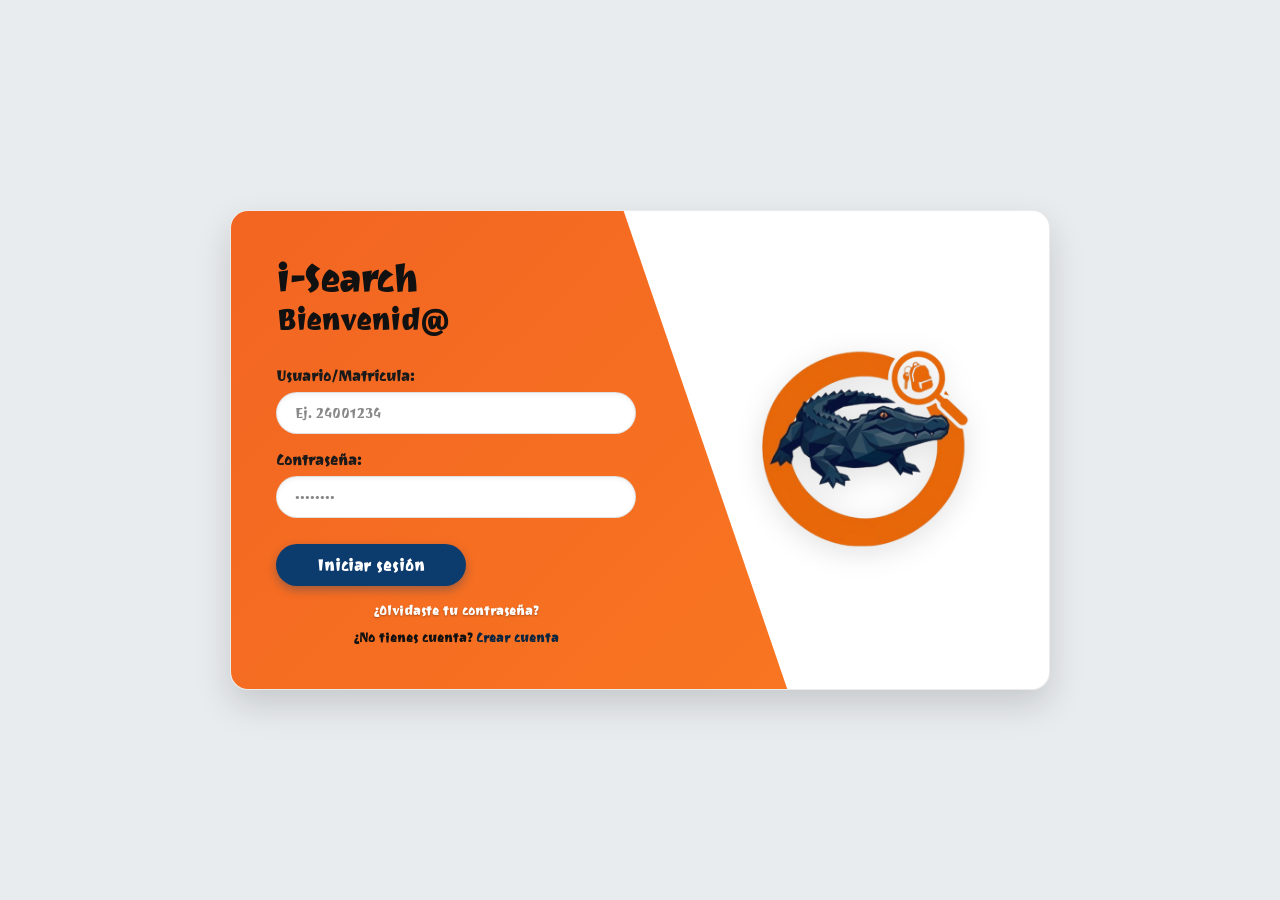
<file: index.html>
<!DOCTYPE html>
<html lang="es">
<head>
  <meta charset="UTF-8">
  <meta name="viewport" content="width=device-width, initial-scale=1.0">
  <title>i-Search - Iniciar Sesión | UTL</title>
  <link rel="icon" type="image/png" href="imagenes/Logo-Isearch.png">
  <link rel="preconnect" href="https://fonts.googleapis.com">
  <link rel="preconnect" href="https://fonts.gstatic.com" crossorigin>
  <link href="https://fonts.googleapis.com/css2?family=Joti+One&display=swap" rel="stylesheet">
  <link rel="stylesheet" href="css/style.css">
</head>
<body>

  <main class="contenedor">

    <section class="izq">
      <h1 class="brand">i-Search</h1>
      <h2 class="welcomet">Bienvenid@</h2>

      <form id="login" action="inicio.html">
        <div class="campo">
          <label for="usuario">Usuario/Matrícula:</label>
          <input 
            type="text" 
            id="usuario" 
            name="usuario" 
            class="input" 
            placeholder="Ej. 24001234" 
            autocomplete="username"
            required
          >
        </div>

        <div class="campo">
          <label for="password">Contraseña:</label>
          <input 
            type="password" 
            id="password" 
            name="password" 
            class="input" 
            placeholder="••••••••" 
            autocomplete="current-password"
            required
          >
        </div>

        <button type="submit" class="btn">
          Iniciar sesión
        </button>

        <div class="links">
          <a href="#" class="link">¿Olvidaste tu contraseña?</a>
          <p class="prompt">¿No tienes cuenta? <a href="registro.html">Crear cuenta</a></p>
        </div>
      </form>
    </section>

    <section class="der" aria-label="Identidad institucional UTL">
      <div class="logo-box">
        <img src="imagenes/Logo-Isearch.png" alt="Logotipo i-Search UTL" class="logo">
      </div>
    </section>

  </main>

</body>
</html>
</file>
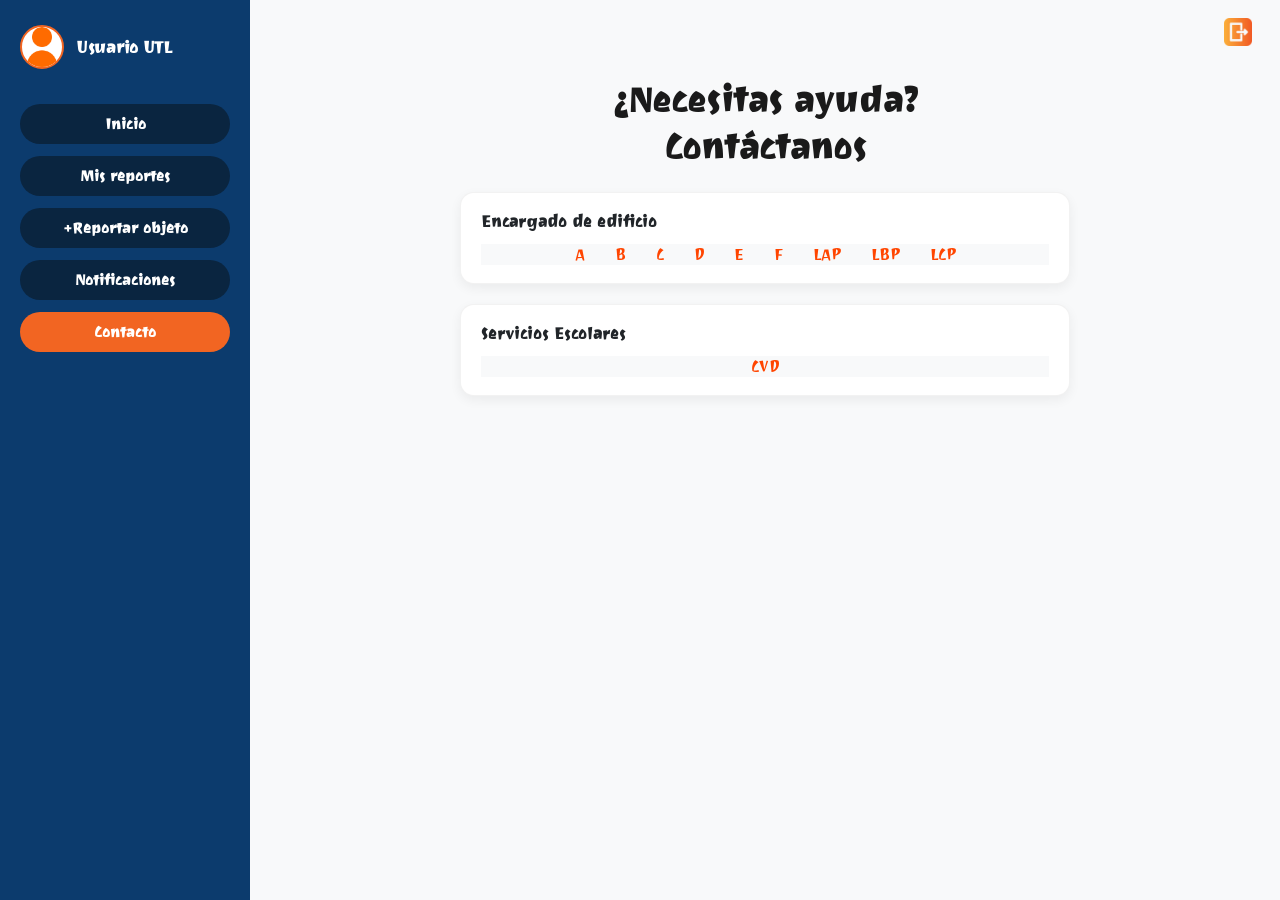
<file: contacto.html>
<!DOCTYPE html>
<html lang="es">
<head>
  <meta charset="UTF-8">
  <meta name="viewport" content="width=device-width, initial-scale=1.0">
  <title>i-Search - Inicio | UTL</title>
  <link rel="icon" type="image/png" href="imagenes/Logo-Isearch.png">
  <link rel="preconnect" href="https://fonts.googleapis.com">
  <link rel="preconnect" href="https://fonts.gstatic.com" crossorigin>
  <link href="https://fonts.googleapis.com/css2?family=Joti+One&display=swap" rel="stylesheet">
  <link rel="stylesheet" href="css/style.css">
</head>
<body class="app">

  <div class="layout">

    <aside class="sidebar">
      <div class="user">
        <div class="avatar">
          <img src="imagenes/user.png" alt="Avatar de usuario">
        </div>
        <span class="username">Usuario UTL</span>
      </div>

      <nav class="nav">
        <a href="inicio.html" class="nav-item">Inicio</a>
        <a href="mis-reportes.html" class="nav-item">Mis reportes</a>
        <a href="reportar.html" class="nav-item">+Reportar objeto</a>
        <a href="notificaciones.html" class="nav-item">Notificaciones</a>
        <a href="contacto.html" class="nav-item activo">Contacto</a>
      </nav>
    </aside>

    <main class="main">
      <header class="top">
        <a href="index.html" class="logout" title="Cerrar sesión">
          <img src="imagenes/cerrar-sesion.png" alt="Cerrar sesión">
        </a>
      </header>

      <section class="feed">
        <h1 class="feed-t">¿Necesitas ayuda? <br>Contáctanos</h1>
        <div class="cards">
            <div class="card">
                <h4>Encargado de edificio</h4>
                <ul class="row">
                    <li><a href="">A</a></li>
                    <li><a href="">B</a></li>
                    <li><a href="">C</a></li>
                    <li><a href="">D</a></li>
                    <li><a href="">E</a></li>
                    <li><a href="">F</a></li>
                    <li><a href="">LAP</a></li>
                    <li><a href="">LBP</a></li>
                    <li><a href="">LCP</a></li>
                </ul>
            </div>
            <div class="card">
                <h4>Servicios Escolares</h4>
                <ul class="row">
                    <li><a href="">CVD</a></li>
                </ul>
            </div>
        </div>
      </section>
    </main>

  </div>

</body>
</html>
</file>
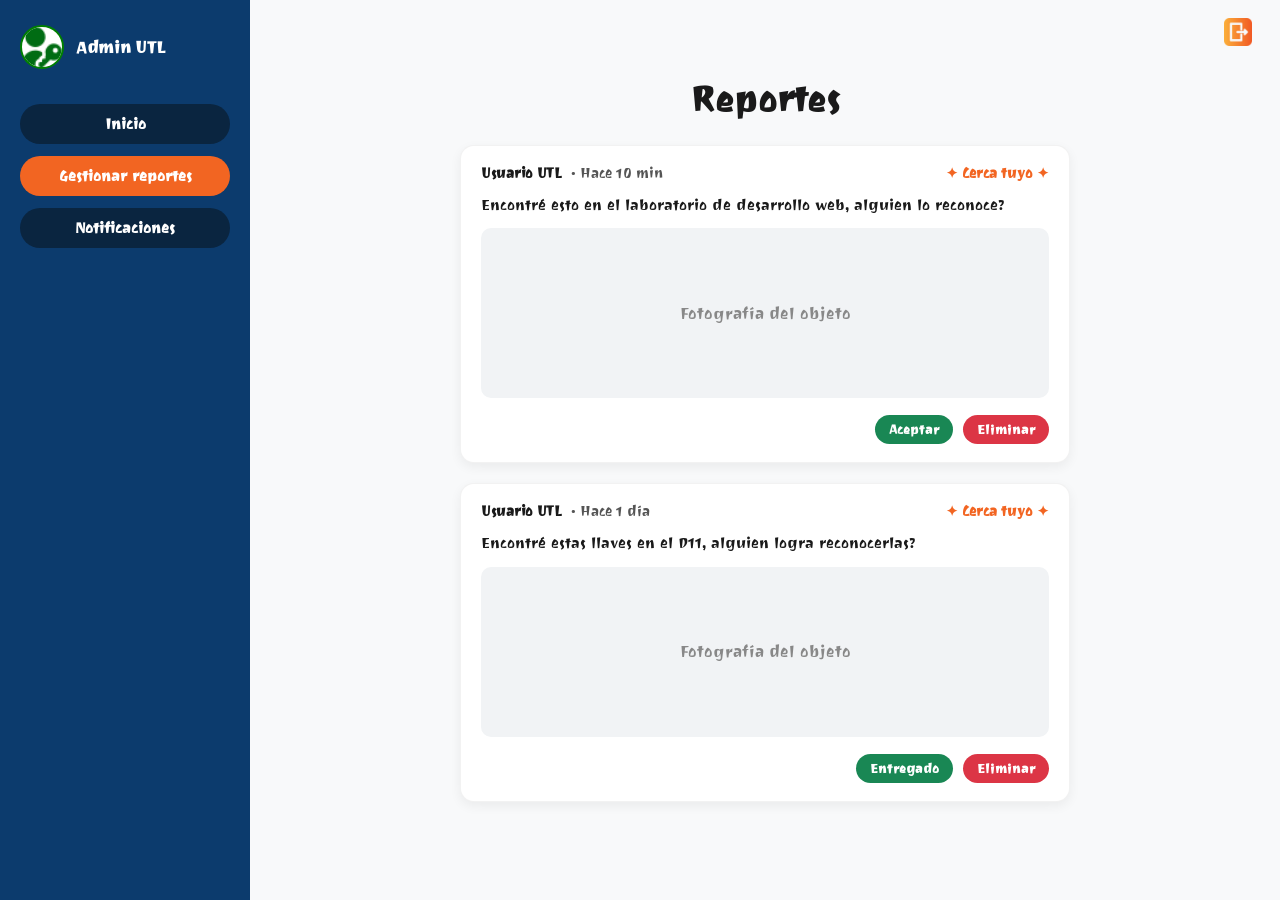
<file: gestionreportes.html>
<!DOCTYPE html>
<html lang="es">
<head>
  <meta charset="UTF-8">
  <meta name="viewport" content="width=device-width, initial-scale=1.0">
  <title>i-Search - Inicio | UTL</title>
  <link rel="icon" type="image/png" href="imagenes/Logo-Isearch.png">
  <link rel="preconnect" href="https://fonts.googleapis.com">
  <link rel="preconnect" href="https://fonts.gstatic.com" crossorigin>
  <link href="https://fonts.googleapis.com/css2?family=Joti+One&display=swap" rel="stylesheet">
  <link rel="stylesheet" href="css/style.css">
</head>
<body class="app">

  <div class="layout">

    <aside class="sidebar">
      <div class="user">
        <div class="avataradmin">
          <img src="imagenes/user-key.png" alt="Avatar de usuario">
        </div>
        <span class="username">Admin UTL</span>
      </div>

      <nav class="nav">
        <a href="inicioadmin.html" class="nav-item">Inicio</a>
        <a href="gestionreportes.html" class="nav-item activo">Gestionar reportes</a>
        <a href="notificacionesadmin.html" class="nav-item">Notificaciones</a>
      </nav>
    </aside>

    <main class="main">
      <header class="top">
        <a href="index.html" class="logout" title="Cerrar sesión">
          <img src="imagenes/cerrar-sesion.png" alt="Cerrar sesión">
        </a>
      </header>

      <section class="feed">
        <h1 class="feed-t">Reportes</h1>

        <div class="cards">
          <article class="card">
            <div class="card-head">
              <span class="username" style="color: #1a1a1a; font-size: 0.9rem;">Usuario UTL</span>
              <span>• Hace 10 min</span>
              <span class="badge-cerca">✦ Cerca tuyo ✦</span>
            </div>
            <p class="card-desc">Encontré esto en el laboratorio de desarrollo web, alguien lo reconoce?</p>
            <div class="card-img-box">
              <span>Fotografía del objeto</span>
            </div>
            <div class="card-actions">
              <button type="button" class="btn-sm btn-entregado">Aceptar</button>
              <button type="button" class="btn-sm btn-borrar">Eliminar</button>
            </div>
          </article>

          <article class="card">
            <div class="card-head">
              <span class="username" style="color: #1a1a1a; font-size: 0.9rem;">Usuario UTL</span>
              <span>• Hace 1 día</span>
              <span class="badge-cerca">✦ Cerca tuyo ✦</span>
            </div>
            <p class="card-desc">Encontré estas llaves en el D11, alguien logra reconocerlas?</p>
            <div class="card-img-box">
              <span>Fotografía del objeto</span>
            </div>
            <div class="card-actions">
              <button type="button" class="btn-sm btn-entregado">Entregado</button>
              <button type="button" class="btn-sm btn-borrar">Eliminar</button>
            </div>
          </article>
        </div>
      </section>
    </main>

  </div>

</body>
</html>
</file>
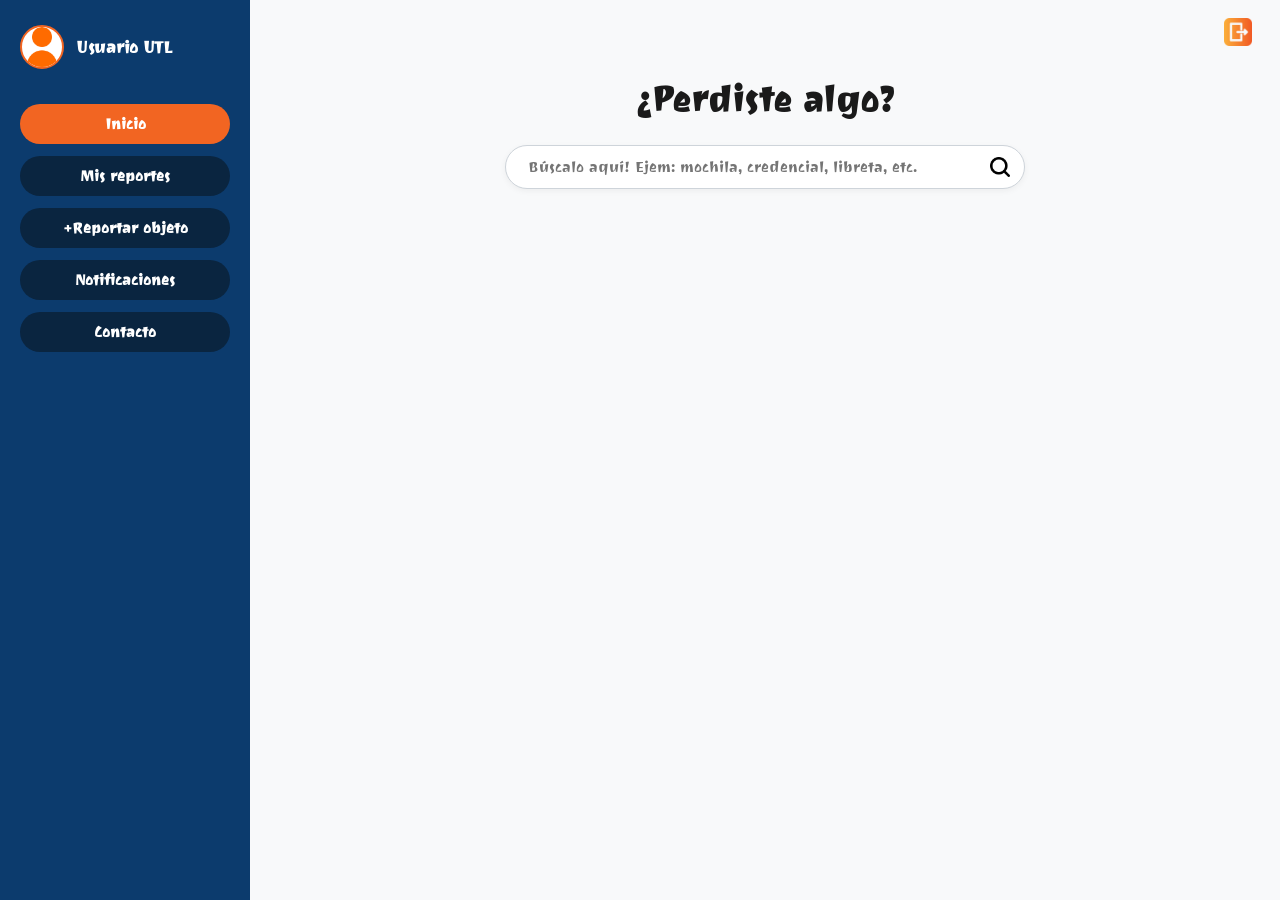
<file: inicio.html>
<!DOCTYPE html>
<html lang="es">
<head>
  <meta charset="UTF-8">
  <meta name="viewport" content="width=device-width, initial-scale=1.0">
  <title>i-Search - Inicio | UTL</title>
  <link rel="icon" type="image/png" href="imagenes/Logo-Isearch.png">
  <link rel="preconnect" href="https://fonts.googleapis.com">
  <link rel="preconnect" href="https://fonts.gstatic.com" crossorigin>
  <link href="https://fonts.googleapis.com/css2?family=Joti+One&display=swap" rel="stylesheet">
  <link rel="stylesheet" href="css/style.css">
</head>
<body class="app">

  <div class="layout">

    <aside class="sidebar">
      <div class="user">
        <div class="avatar">
          <img src="imagenes/user.png" alt="Avatar de usuario">
        </div>
        <span class="username">Usuario UTL</span>
      </div>

      <nav class="nav">
        <a href="inicio.html" class="nav-item activo">Inicio</a>
        <a href="mis-reportes.html" class="nav-item">Mis reportes</a>
        <a href="reportar.html" class="nav-item">+Reportar objeto</a>
        <a href="notificaciones.html" class="nav-item">Notificaciones</a>
        <a href="contacto.html" class="nav-item">Contacto</a>
      </nav>
    </aside>

    <main class="main">
      <header class="top">
        <a href="index.html" class="logout" title="Cerrar sesión">
          <img src="imagenes/cerrar-sesion.png" alt="Cerrar sesión">
        </a>
      </header>

      <section class="feed">
        <h1 class="feed-t">¿Perdiste algo?</h1>

        <div class="search-box">
          <input 
            type="text" 
            class="search-input" 
            placeholder="Búscalo aquí! Ejem: mochila, credencial, libreta, etc."
          >
          <span class="search-icon">
            <img src="imagenes/search.png" alt="Buscar">
          </span>
        </div>

        <div class="cards"></div>
      </section>
    </main>

  </div>

</body>
</html>
</file>
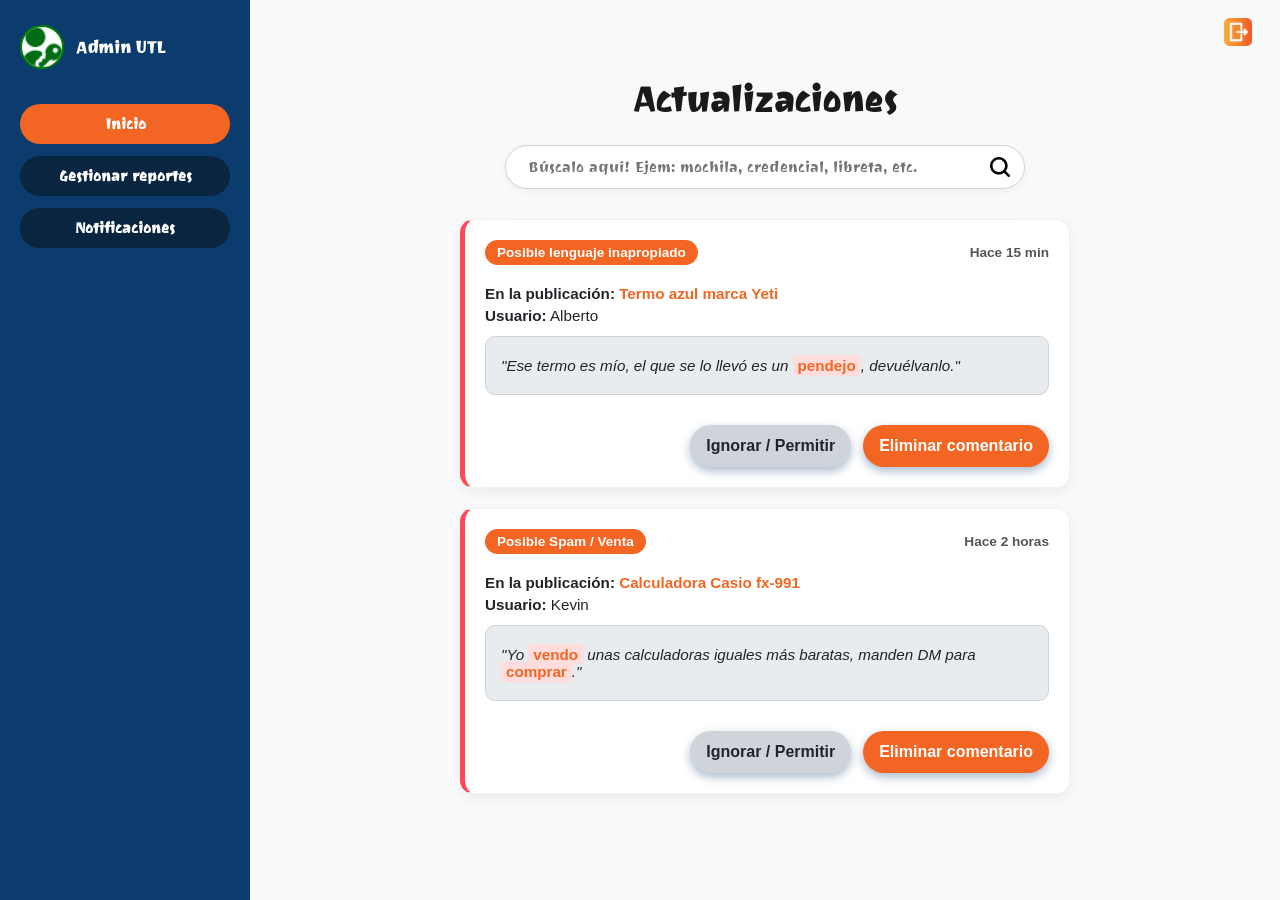
<file: inicioadmin.html>
<!DOCTYPE html>
<html lang="es">
<head>
  <meta charset="UTF-8">
  <meta name="viewport" content="width=device-width, initial-scale=1.0">
  <title>i-Search - Inicio | UTL</title>
  <link rel="icon" type="image/png" href="imagenes/Logo-Isearch.png">
  <link rel="preconnect" href="https://fonts.googleapis.com">
  <link rel="preconnect" href="https://fonts.gstatic.com" crossorigin>
  <link href="https://fonts.googleapis.com/css2?family=Joti+One&display=swap" rel="stylesheet">
  <link rel="stylesheet" href="css/style.css">
</head>
<body class="app">

  <div class="layout">

    <aside class="sidebar">
      <div class="user">
        <div class="avataradmin">
          <img src="imagenes/user-key.png" alt="Avatar de usuario">
        </div>
        <span class="username">Admin UTL</span>
      </div>

      <nav class="nav">
        <a href="inicioadmin.html" class="nav-item activo">Inicio</a>
        <a href="gestionreportes.html" class="nav-item">Gestionar reportes</a>
        <a href="notificacionesadmin.html" class="nav-item">Notificaciones</a>
      </nav>
    </aside>

    <main class="main">
      <header class="top">
        <a href="index.html" class="logout" title="Cerrar sesión">
          <img src="imagenes/cerrar-sesion.png" alt="Cerrar sesión">
        </a>
      </header>

      <section class="feed">
        <h1 class="feed-t">Actualizaciones</h1>

        <div class="search-box">
          <input 
            type="text" 
            class="search-input" 
            placeholder="Búscalo aquí! Ejem: mochila, credencial, libreta, etc."
          >
          <span class="search-icon">
            <img src="imagenes/search.png" alt="Buscar">
          </span>
        </div>

        <div class="cards">
          
          <!-- INICIO DE LAS TARJETAS AGREGADAS -->
          
          <!-- Tarjeta de Comentario Flagged 1 -->
          <article class="card-alert">
            <div class="alert-header">
              <span class="alert-badge warning">Posible lenguaje inapropiado</span>
              <span class="alert-time">Hace 15 min</span>
            </div>
            
            <div class="alert-body">
              <p class="context-link"><strong>En la publicación:</strong> <a href="#">Termo azul marca Yeti</a></p>
              <p class="user-info"><strong>Usuario:</strong> Alberto</p>
              
              <div class="comment-box">
                <p>"Ese termo es mío, el que se lo llevó es un <span class="highlight-word">pendejo</span>, devuélvanlo."</p>
              </div>
            </div>

            <div class="alert-actions">
              <button class="btn btn-ignore">Ignorar / Permitir</button>
              <button class="btn btn-delete">Eliminar comentario</button>
            </div>
          </article>

          <article class="card-alert">
            <div class="alert-header">
              <span class="alert-badge spam">Posible Spam / Venta</span>
              <span class="alert-time">Hace 2 horas</span>
            </div>
            
            <div class="alert-body">
              <p class="context-link"><strong>En la publicación:</strong> <a href="#">Calculadora Casio fx-991</a></p>
              <p class="user-info"><strong>Usuario:</strong> Kevin</p>
              
              <div class="comment-box">
                <p>"Yo <span class="highlight-word">vendo</span> unas calculadoras iguales más baratas, manden DM para <span class="highlight-word">comprar</span>."</p>
              </div>
            </div>

            <div class="alert-actions">
              <button class="btn btn-ignore">Ignorar / Permitir</button>
              <button class="btn btn-delete">Eliminar comentario</button>
            </div>
          </article>
          
        </div>
      </section>
    </main>

  </div>
  
</body>
</html>
</file>
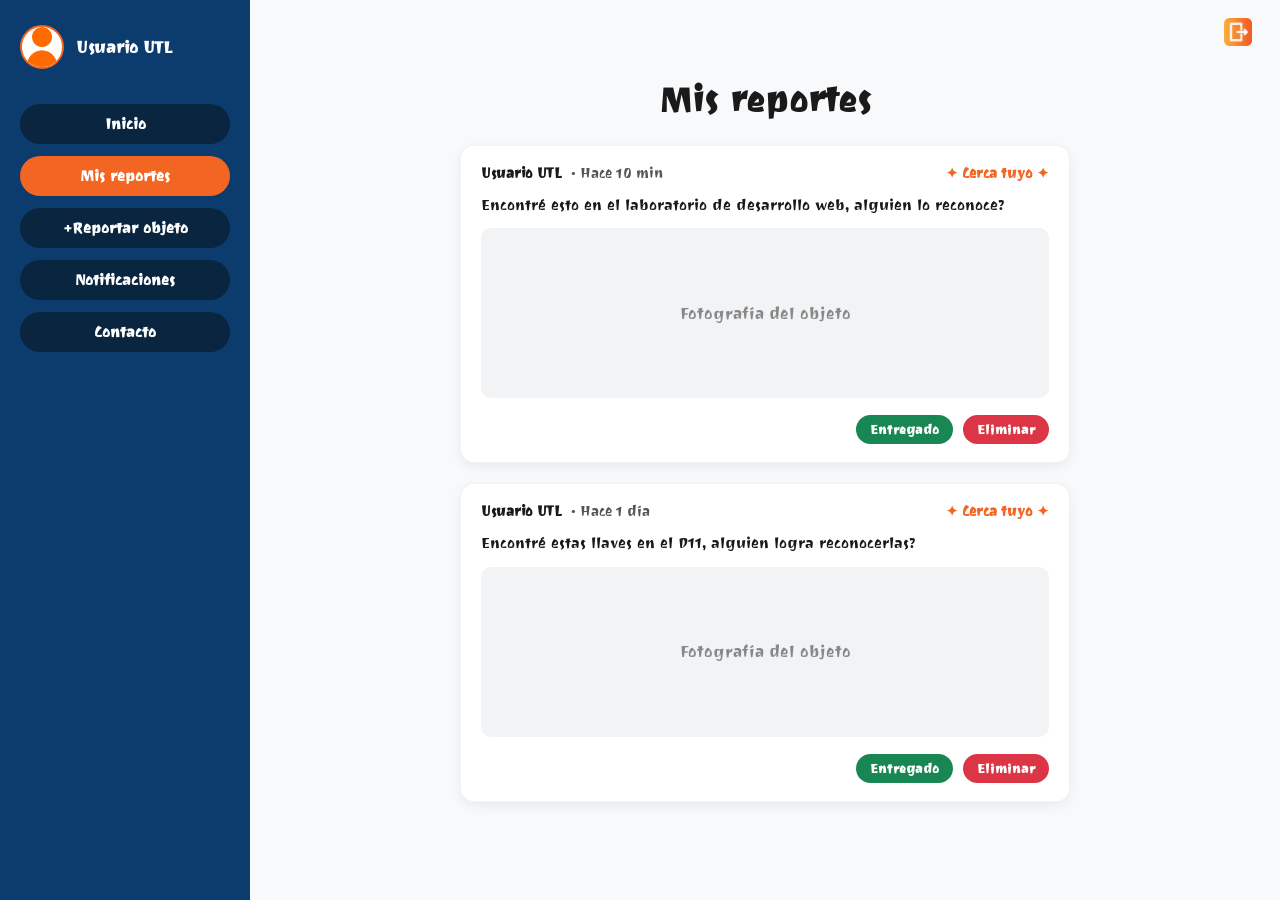
<file: mis-reportes.html>
<!DOCTYPE html>
<html lang="es">
<head>
  <meta charset="UTF-8">
  <meta name="viewport" content="width=device-width, initial-scale=1.0">
  <title>i-Search - Mis Reportes | UTL</title>
  <link rel="icon" type="image/png" href="imagenes/Logo-Isearch.png">
  <link rel="preconnect" href="https://fonts.googleapis.com">
  <link rel="preconnect" href="https://fonts.gstatic.com" crossorigin>
  <link href="https://fonts.googleapis.com/css2?family=Joti+One&display=swap" rel="stylesheet">
  <link rel="stylesheet" href="css/style.css">
</head>
<body class="app">

  <div class="layout">

    <aside class="sidebar">
      <div class="user">
        <div class="avatar">
          <img src="imagenes/user.png" alt="Avatar de usuario">
        </div>
        <span class="username">Usuario UTL</span>
      </div>

      <nav class="nav">
        <a href="inicio.html" class="nav-item">Inicio</a>
        <a href="mis-reportes.html" class="nav-item activo">Mis reportes</a>
        <a href="reportar.html" class="nav-item">+Reportar objeto</a>
        <a href="notificaciones.html" class="nav-item">Notificaciones</a>
        <a href="contacto.html" class="nav-item">Contacto</a>
      </nav>
    </aside>

    <main class="main">
      <header class="top">
        <a href="index.html" class="logout" title="Cerrar sesión">
          <img src="imagenes/cerrar-sesion.png" alt="Cerrar sesión">
        </a>
      </header>

      <section class="feed">
        <h1 class="feed-t">Mis reportes</h1>

        <div class="cards">
          <article class="card">
            <div class="card-head">
              <span class="username" style="color: #1a1a1a; font-size: 0.9rem;">Usuario UTL</span>
              <span>• Hace 10 min</span>
              <span class="badge-cerca">✦ Cerca tuyo ✦</span>
            </div>
            <p class="card-desc">Encontré esto en el laboratorio de desarrollo web, alguien lo reconoce?</p>
            <div class="card-img-box">
              <span>Fotografía del objeto</span>
            </div>
            <div class="card-actions">
              <button type="button" class="btn-sm btn-entregado">Entregado</button>
              <button type="button" class="btn-sm btn-borrar">Eliminar</button>
            </div>
          </article>

          <article class="card">
            <div class="card-head">
              <span class="username" style="color: #1a1a1a; font-size: 0.9rem;">Usuario UTL</span>
              <span>• Hace 1 día</span>
              <span class="badge-cerca">✦ Cerca tuyo ✦</span>
            </div>
            <p class="card-desc">Encontré estas llaves en el D11, alguien logra reconocerlas?</p>
            <div class="card-img-box">
              <span>Fotografía del objeto</span>
            </div>
            <div class="card-actions">
              <button type="button" class="btn-sm btn-entregado">Entregado</button>
              <button type="button" class="btn-sm btn-borrar">Eliminar</button>
            </div>
          </article>
        </div>
      </section>
    </main>

  </div>

</body>
</html>
</file>
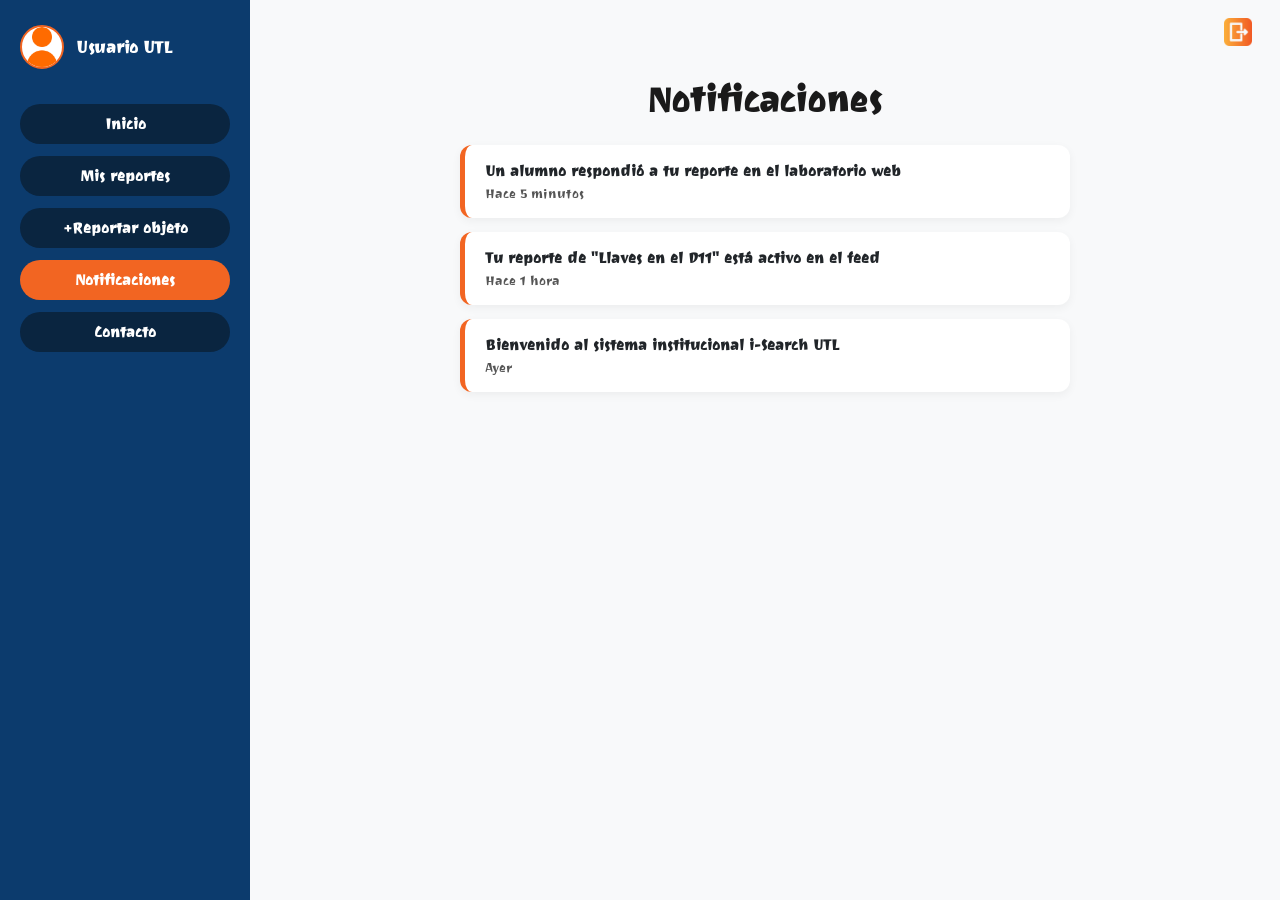
<file: notificaciones.html>
<!DOCTYPE html>
<html lang="es">
<head>
  <meta charset="UTF-8">
  <meta name="viewport" content="width=device-width, initial-scale=1.0">
  <title>i-Search - Notificaciones | UTL</title>
  <link rel="icon" type="image/png" href="imagenes/Logo-Isearch.png">
  <link rel="preconnect" href="https://fonts.googleapis.com">
  <link rel="preconnect" href="https://fonts.gstatic.com" crossorigin>
  <link href="https://fonts.googleapis.com/css2?family=Joti+One&display=swap" rel="stylesheet">
  <link rel="stylesheet" href="css/style.css">
</head>
<body class="app">

  <div class="layout">

    <aside class="sidebar">
      <div class="user">
        <div class="avatar">
          <img src="imagenes/user.png" alt="Avatar de usuario">
        </div>
        <span class="username">Usuario UTL</span>
      </div>

      <nav class="nav">
        <a href="inicio.html" class="nav-item">Inicio</a>
        <a href="mis-reportes.html" class="nav-item">Mis reportes</a>
        <a href="reportar.html" class="nav-item">+Reportar objeto</a>
        <a href="notificaciones.html" class="nav-item activo">Notificaciones</a>
        <a href="contacto.html" class="nav-item">Contacto</a>
      </nav>
    </aside>

    <main class="main">
      <header class="top">
        <a href="index.html" class="logout" title="Cerrar sesión">
          <img src="imagenes/cerrar-sesion.png" alt="Cerrar sesión">
        </a>
      </header>

      <section class="feed">
        <h1 class="feed-t">Notificaciones</h1>

        <div class="notif-list">
          <div class="notif-item">
            <div class="notif-info">
              <span class="notif-title">Un alumno respondió a tu reporte en el laboratorio web</span>
              <span class="notif-time">Hace 5 minutos</span>
            </div>
          </div>

          <div class="notif-item">
            <div class="notif-info">
              <span class="notif-title">Tu reporte de "Llaves en el D11" está activo en el feed</span>
              <span class="notif-time">Hace 1 hora</span>
            </div>
          </div>

          <div class="notif-item">
            <div class="notif-info">
              <span class="notif-title">Bienvenido al sistema institucional i-Search UTL</span>
              <span class="notif-time">Ayer</span>
            </div>
          </div>
        </div>
      </section>
    </main>

  </div>

</body>
</html>
</file>
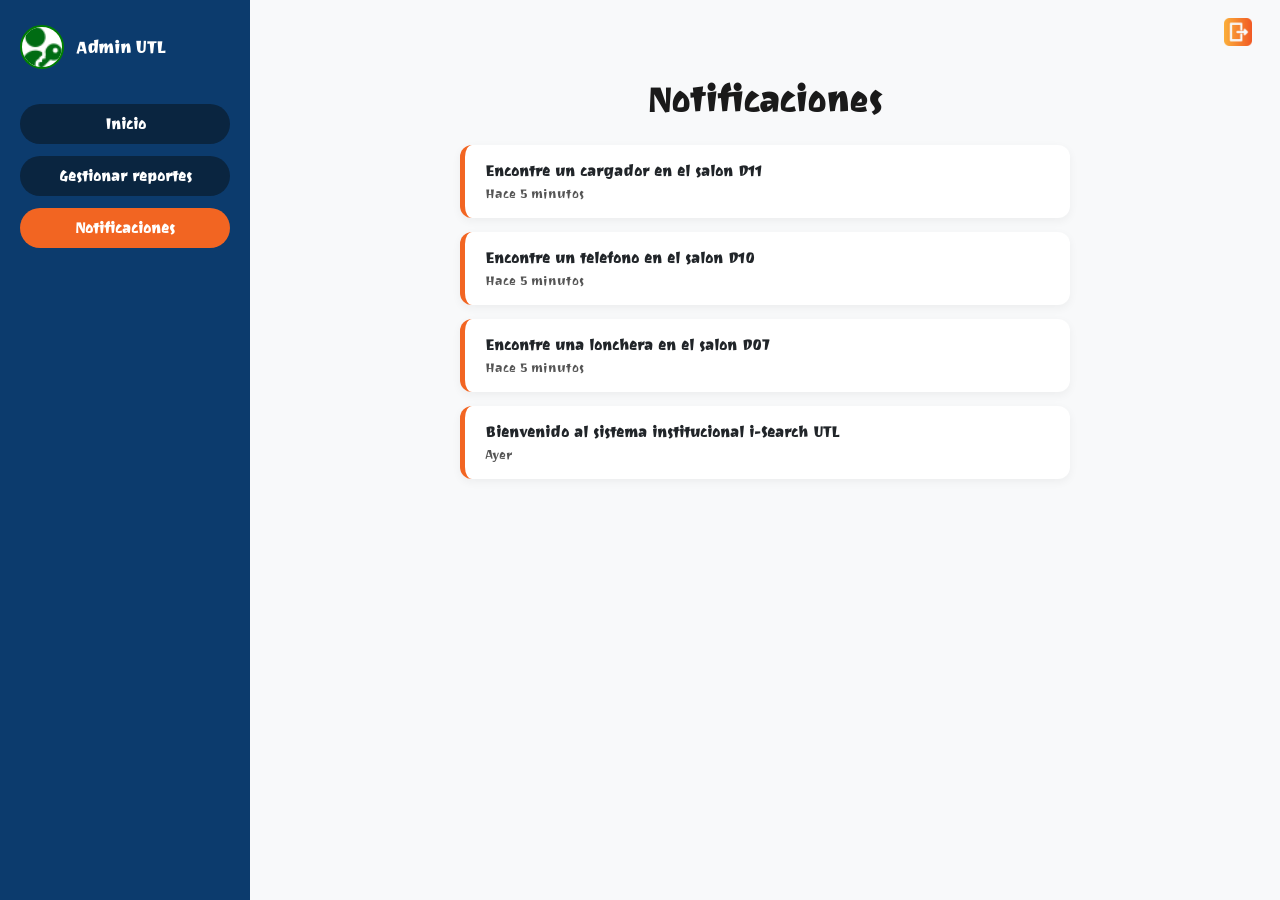
<file: notificacionesadmin.html>
<!DOCTYPE html>
<html lang="es">
<head>
  <meta charset="UTF-8">
  <meta name="viewport" content="width=device-width, initial-scale=1.0">
  <title>i-Search - Inicio | UTL</title>
  <link rel="icon" type="image/png" href="imagenes/Logo-Isearch.png">
  <link rel="preconnect" href="https://fonts.googleapis.com">
  <link rel="preconnect" href="https://fonts.gstatic.com" crossorigin>
  <link href="https://fonts.googleapis.com/css2?family=Joti+One&display=swap" rel="stylesheet">
  <link rel="stylesheet" href="css/style.css">
</head>
<body class="app">

  <div class="layout">

    <aside class="sidebar">
      <div class="user">
        <div class="avataradmin">
          <img src="imagenes/user-key.png" alt="Avatar de usuario">
        </div>
        <span class="username">Admin UTL</span>
      </div>

      <nav class="nav">
        <a href="inicioadmin.html" class="nav-item">Inicio</a>
        <a href="gestionreportes.html" class="nav-item">Gestionar reportes</a>
        <a href="notificacionesadmin.html" class="nav-item activo">Notificaciones</a>
      </nav>
    </aside>

    <main class="main">
      <header class="top">
        <a href="index.html" class="logout" title="Cerrar sesión">
          <img src="imagenes/cerrar-sesion.png" alt="Cerrar sesión">
        </a>
      </header>

      <section class="feed">
        <h1 class="feed-t">Notificaciones</h1>

        <div class="notif-list">
          <div class="notif-item">
            <div class="notif-info">
              <span class="notif-title">Encontre un cargador en el salon D11</span>
              <span class="notif-time">Hace 5 minutos</span>
              
            </div>
          </div>

            <div class="notif-list">
          <div class="notif-item">
            <div class="notif-info">
              <span class="notif-title">Encontre un telefono en el salon D10</span>
              <span class="notif-time">Hace 5 minutos</span>
                </div>
                </div>
                <div class="notif-list">
                <div class="notif-item">
                <div class="notif-info">
              <span class="notif-title">Encontre una lonchera en el salon D07</span>
              <span class="notif-time">Hace 5 minutos</span>
             </div>
            </div>
          <div class="notif-item">
            <div class="notif-info">
              <span class="notif-title">Bienvenido al sistema institucional i-Search UTL</span>
              <span class="notif-time">Ayer</span>
            </div>
          </div>
        </div>
      </section>
    </main>

  </div>

</body>
</html>
</file>
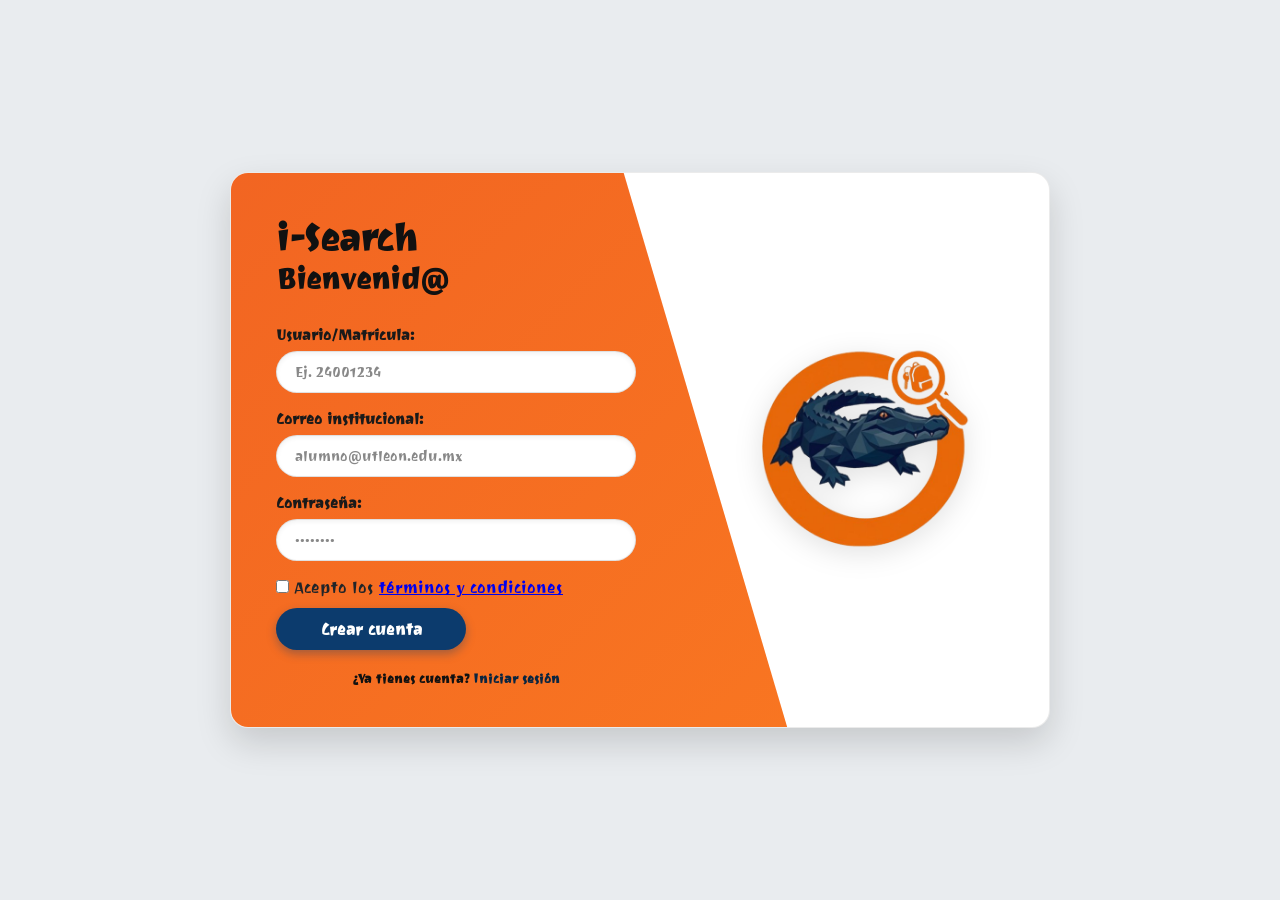
<file: registro.html>
<!DOCTYPE html>
<html lang="es">
<head>
  <meta charset="UTF-8">
  <meta name="viewport" content="width=device-width, initial-scale=1.0">
  <title>i-Search - Crear Cuenta | UTL</title>
  <link rel="icon" type="image/png" href="imagenes/Logo-Isearch.png">
  <link rel="preconnect" href="https://fonts.googleapis.com">
  <link rel="preconnect" href="https://fonts.gstatic.com" crossorigin>
  <link href="https://fonts.googleapis.com/css2?family=Joti+One&display=swap" rel="stylesheet">
  <link rel="stylesheet" href="css/style.css">
</head>
<body>

  <main class="contenedor">

    <section class="izq">
      <h1 class="brand">i-Search</h1>
      <h2 class="welcomet">Bienvenid@</h2>

      <form id="registro" action="index.html">
        <div class="campo">
          <label for="usuario">Usuario/Matrícula:</label>
          <input 
            type="text" 
            id="usuario" 
            name="usuario" 
            class="input" 
            placeholder="Ej. 24001234" 
            autocomplete="username"
            required
          >
        </div>

        <div class="campo">
          <label for="correo">Correo institucional:</label>
          <input 
            type="email" 
            id="correo" 
            name="correo" 
            class="input" 
            placeholder="alumno@utleon.edu.mx" 
            autocomplete="email"
            required
          >
        </div>

        <div class="campo">
          <label for="password">Contraseña:</label>
          <input 
            type="password" 
            id="password" 
            name="password" 
            class="input" 
            placeholder="••••••••" 
            autocomplete="new-password"
            required
          >
        </div>

        <div class="campo-check">
          <input type="checkbox" id="terminos" name="terminos" required>
          <label for="terminos">Acepto los <a href="terminos.html">términos y condiciones</a></label>
        </div>

        <button type="submit" class="btn">
          Crear cuenta
        </button>

        <div class="links">
          <p class="prompt">¿Ya tienes cuenta? <a href="index.html">Iniciar sesión</a></p>
        </div>
      </form>
    </section>

    <section class="der" aria-label="Identidad institucional UTL">
      <div class="logo-box">
        <img src="imagenes/Logo-Isearch.png" alt="Logotipo i-Search UTL" class="logo">
      </div>
    </section>

  </main>

</body>
</html>
</file>
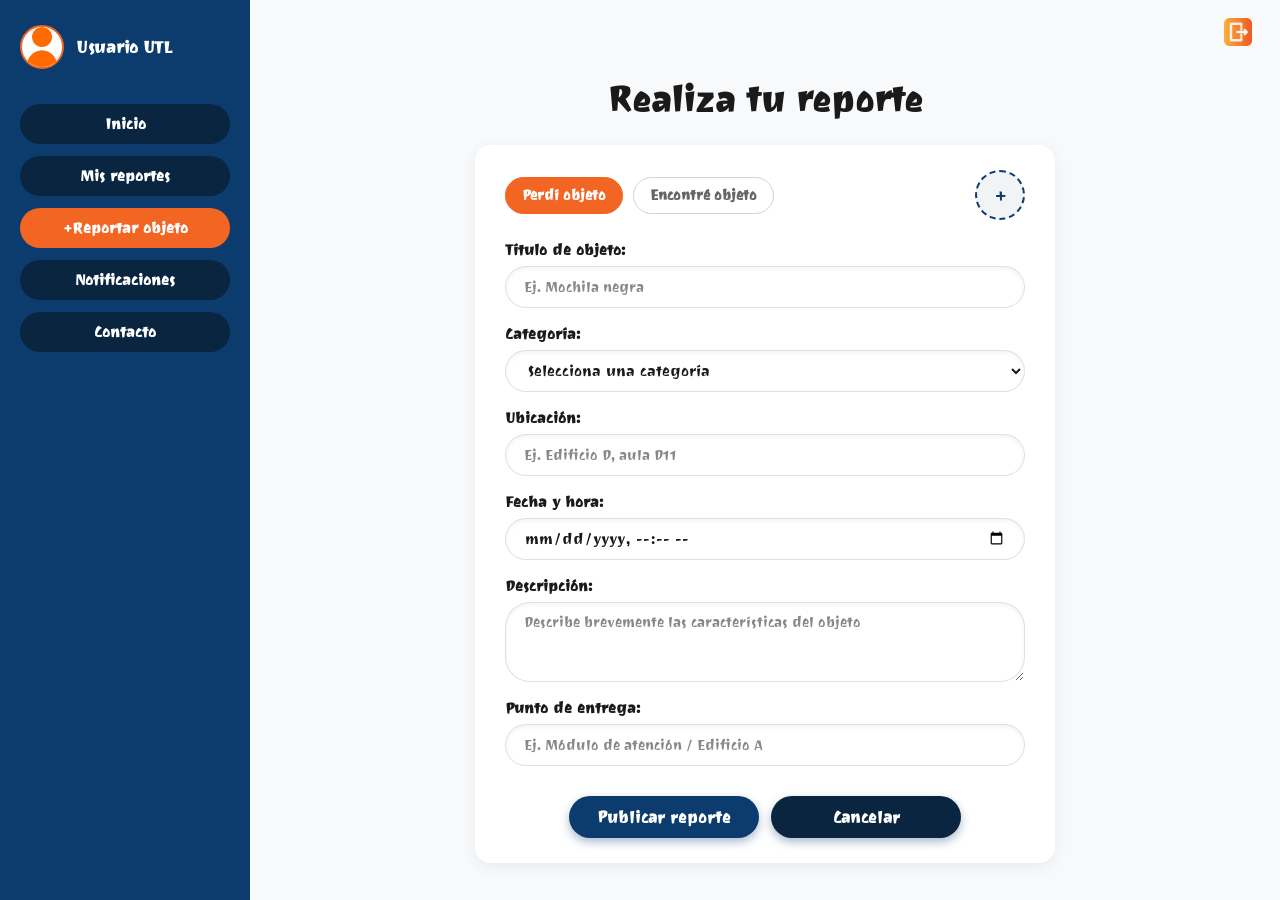
<file: reportar.html>
<!DOCTYPE html>
<html lang="es">
<head>
  <meta charset="UTF-8">
  <meta name="viewport" content="width=device-width, initial-scale=1.0">
  <title>i-Search - Realiza tu Reporte | UTL</title>
  <link rel="icon" type="image/png" href="imagenes/Logo-Isearch.png">
  <link rel="preconnect" href="https://fonts.googleapis.com">
  <link rel="preconnect" href="https://fonts.gstatic.com" crossorigin>
  <link href="https://fonts.googleapis.com/css2?family=Joti+One&display=swap" rel="stylesheet">
  <link rel="stylesheet" href="css/style.css">
</head>
<body class="app">

  <div class="layout">

    <aside class="sidebar">
      <div class="user">
        <div class="avatar">
          <img src="imagenes/user.png" alt="Avatar de usuario">
        </div>
        <span class="username">Usuario UTL</span>
      </div>

      <nav class="nav">
        <a href="inicio.html" class="nav-item">Inicio</a>
        <a href="mis-reportes.html" class="nav-item">Mis reportes</a>
        <a href="reportar.html" class="nav-item activo">+Reportar objeto</a>
        <a href="notificaciones.html" class="nav-item">Notificaciones</a>
        <a href="contacto.html" class="nav-item">Contacto</a>
      </nav>
    </aside>

    <main class="main">
      <header class="top">
        <a href="index.html" class="logout" title="Cerrar sesión">
          <img src="imagenes/cerrar-sesion.png" alt="Cerrar sesión">
        </a>
      </header>

      <section class="feed">
        <h1 class="feed-t">Realiza tu reporte</h1>

        <div class="form-card">
          <form id="reporte" action="inicio.html">
            <div class="report-head">
              <div class="tipo-box">
                <button type="button" class="btn-tipo">Perdí objeto</button>
                <button type="button" class="btn-tipo inactivo">Encontré objeto</button>
              </div>

              <label class="foto-btn" title="Agregar foto">
                <span>+</span>
                <input type="file" class="file-input">
              </label>
            </div>

            <div class="campo">
              <label for="titulo">Título de objeto:</label>
              <input 
                type="text" 
                id="titulo" 
                name="titulo" 
                class="input" 
                placeholder="Ej. Mochila negra" 
                required
              >
            </div>

            <div class="campo">
              <label for="categoria">Categoría:</label>
              <select id="categoria" name="categoria" class="input" required>
                <option value="">Selecciona una categoría</option>
                <option value="electronicos">Electrónicos</option>
                <option value="credenciales">Credenciales/Documentos</option>
                <option value="ropa">Ropa/Prendas</option>
                <option value="accesorios">Accesorios</option>
                <option value="utiles">Útiles escolares</option>
                <option value="otros">Otros</option>
              </select>
            </div>

            <div class="campo">
              <label for="ubicacion">Ubicación:</label>
              <input 
                type="text" 
                id="ubicacion" 
                name="ubicacion" 
                class="input" 
                placeholder="Ej. Edificio D, aula D11" 
                required
              >
            </div>

            <div class="campo">
              <label for="fecha">Fecha y hora:</label>
              <input 
                type="datetime-local" 
                id="fecha" 
                name="fecha" 
                class="input" 
                required
              >
            </div>

            <div class="campo">
              <label for="descripcion">Descripción:</label>
              <textarea 
                id="descripcion" 
                name="descripcion" 
                class="input input-area" 
                placeholder="Describe brevemente las características del objeto" 
                required
              ></textarea>
            </div>

            <div class="campo">
              <label for="entrega">Punto de entrega:</label>
              <input 
                type="text" 
                id="entrega" 
                name="entrega" 
                class="input" 
                placeholder="Ej. Módulo de atención / Edificio A" 
                required
              >
            </div>

            <div class="btn-row">
              <button type="submit" class="btn">
                Publicar reporte
              </button>
              <a href="inicio.html" class="btn btn-cancelar">
                Cancelar
              </a>
            </div>
          </form>
        </div>
      </section>
    </main>

  </div>

</body>
</html>
</file>
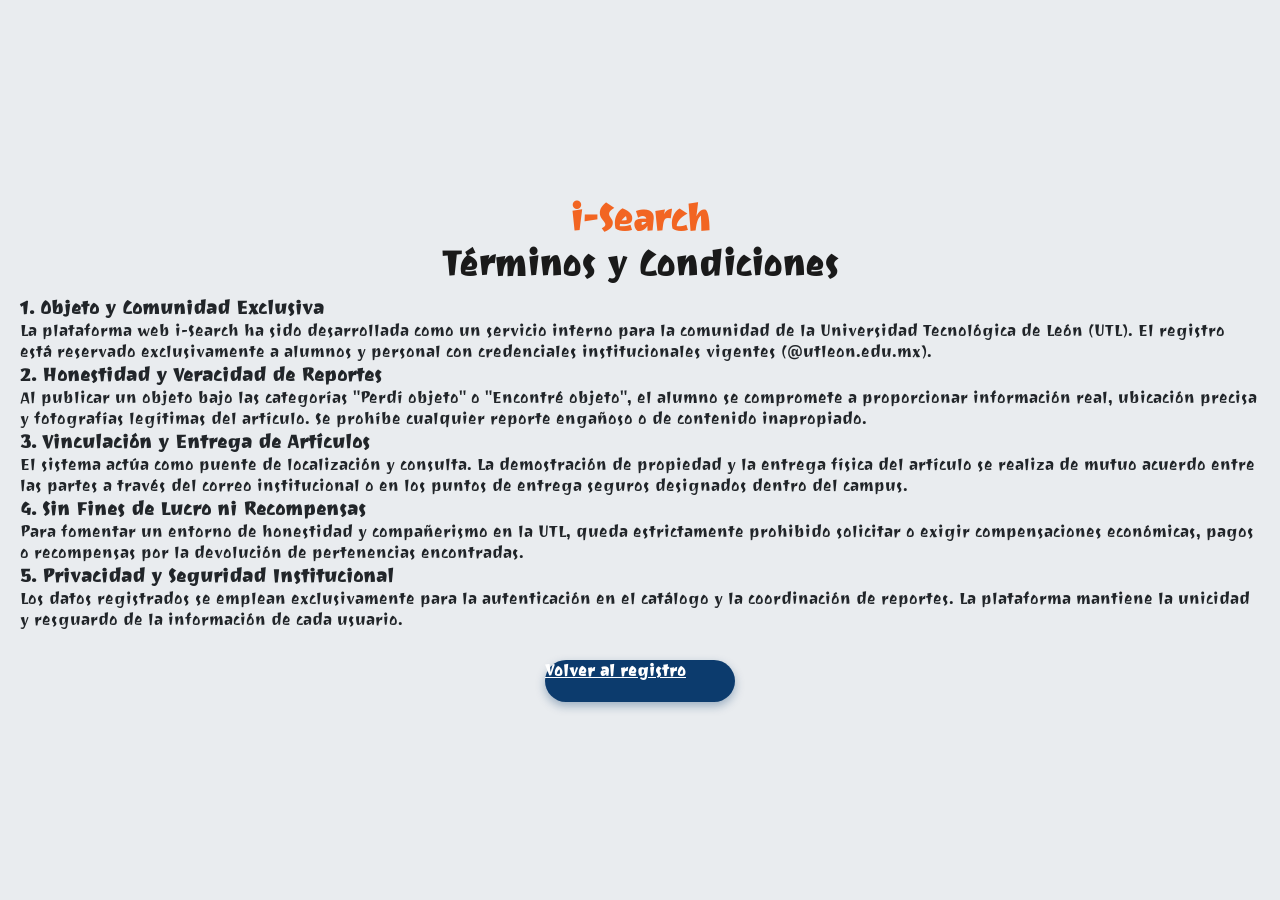
<file: terminos.html>
<!DOCTYPE html>
<html lang="es">
<head>
  <meta charset="UTF-8">
  <meta name="viewport" content="width=device-width, initial-scale=1.0">
  <title>i-Search - Términos y Condiciones | UTL</title>
  <link rel="icon" type="image/png" href="imagenes/Logo-Isearch.png">
  <link rel="preconnect" href="https://fonts.googleapis.com">
  <link rel="preconnect" href="https://fonts.gstatic.com" crossorigin>
  <link href="https://fonts.googleapis.com/css2?family=Joti+One&display=swap" rel="stylesheet">
  <link rel="stylesheet" href="css/style.css">
</head>
<body>

  <main class="terminos-card">
    <h1 class="brand" style="text-align: center; color: var(--naranja);">i-Search</h1>
    <h2 class="feed-t" style="margin-bottom: 8px;">Términos y Condiciones</h2>

    <div class="terminos-box">
      <section class="terminos-item">
        <h3>1. Objeto y Comunidad Exclusiva</h3>
        <p>La plataforma web i-Search ha sido desarrollada como un servicio interno para la comunidad de la Universidad Tecnológica de León (UTL). El registro está reservado exclusivamente a alumnos y personal con credenciales institucionales vigentes (@utleon.edu.mx).</p>
      </section>

      <section class="terminos-item">
        <h3>2. Honestidad y Veracidad de Reportes</h3>
        <p>Al publicar un objeto bajo las categorías "Perdí objeto" o "Encontré objeto", el alumno se compromete a proporcionar información real, ubicación precisa y fotografías legítimas del artículo. Se prohíbe cualquier reporte engañoso o de contenido inapropiado.</p>
      </section>

      <section class="terminos-item">
        <h3>3. Vinculación y Entrega de Artículos</h3>
        <p>El sistema actúa como puente de localización y consulta. La demostración de propiedad y la entrega física del artículo se realiza de mutuo acuerdo entre las partes a través del correo institucional o en los puntos de entrega seguros designados dentro del campus.</p>
      </section>

      <section class="terminos-item">
        <h3>4. Sin Fines de Lucro ni Recompensas</h3>
        <p>Para fomentar un entorno de honestidad y compañerismo en la UTL, queda estrictamente prohibido solicitar o exigir compensaciones económicas, pagos o recompensas por la devolución de pertenencias encontradas.</p>
      </section>

      <section class="terminos-item">
        <h3>5. Privacidad y Seguridad Institucional</h3>
        <p>Los datos registrados se emplean exclusivamente para la autenticación en el catálogo y la coordinación de reportes. La plataforma mantiene la unicidad y resguardo de la información de cada usuario.</p>
      </section>
    </div>

    <div class="btn-row">
      <a href="registro.html" class="btn">Volver al registro</a>
    </div>
  </main>

</body>
</html>
</file>
<file: css/style.css>
@import url('https://fonts.googleapis.com/css2?family=Joti+One&display=swap');

:root {
  --naranja: #f26522;
  --naranja-hover: #d95314;
  --azul-marino: #0a2540;
  --azul-btn: #0c3b6d;
  --azul-btn-hover: #072545;
  --fondo: #e9ecef;
  --blanco: #ffffff;
  --texto: #212529;
  --texto-gris: #555555;
  --borde: #ced4da;
  --fuente: 'Joti One', cursive, sans-serif;
}

* {
  box-sizing: border-box;
  margin: 0;
  padding: 0;
}

button, input, select, textarea {
  font-family: inherit;
}

body {
  font-family: var(--fuente);
  background-color: var(--fondo);
  min-height: 100vh;
  display: flex;
  align-items: center;
  justify-content: center;
  padding: 20px;
  color: var(--texto);
}

body.app {
  display: block;
  padding: 0;
  background-color: var(--fondo);
  height: 100vh;
  overflow: hidden;
}

.contenedor {
  position: relative;
  width: 100%;
  max-width: 820px;
  min-height: 480px;
  background-color: var(--blanco);
  border-radius: 18px;
  box-shadow: 0 15px 35px rgba(0, 0, 0, 0.15);
  border: 1px solid rgba(0, 0, 0, 0.08);
  overflow: hidden;
  display: flex;
}

.contenedor::before {
  content: "";
  position: absolute;
  top: 0;
  left: 0;
  width: 100%;
  height: 100%;
  background: linear-gradient(135deg, var(--naranja) 0%, #fa7921 100%);
  clip-path: polygon(0 0, 48% 0, 68% 100%, 0 100%);
  z-index: 1;
  pointer-events: none;
}

.izq {
  position: relative;
  z-index: 2;
  flex: 1.2;
  padding: 45px 35px 40px 45px;
  display: flex;
  flex-direction: column;
  justify-content: center;
  max-width: 440px;
}

.brand {
  font-size: 2.3rem;
  font-weight: 800;
  color: #111111;
  letter-spacing: -0.5px;
  margin-bottom: 2px;
  line-height: 1.1;
}

.welcomet {
  font-size: 1.8rem;
  font-weight: 700;
  color: #111111;
  margin-bottom: 26px;
}

.campo {
  margin-bottom: 16px;
  display: flex;
  flex-direction: column;
}

.campo label {
  font-size: 0.92rem;
  font-weight: 600;
  color: #1a1a1a;
  margin-bottom: 6px;
}

.input {
  width: 100%;
  height: 42px;
  padding: 8px 18px;
  font-size: 0.95rem;
  font-family: inherit;
  color: #1a1a1a;
  background-color: var(--blanco);
  border: 1.5px solid rgba(0, 0, 0, 0.12);
  border-radius: 25px;
  outline: none;
  box-shadow: inset 0 2px 4px rgba(0, 0, 0, 0.05);
  transition: all 0.25s ease;
}

.input:focus {
  border-color: var(--azul-marino);
  box-shadow: 0 0 0 3px rgba(10, 37, 64, 0.2);
}

.input::placeholder {
  color: #888888;
  font-size: 0.88rem;
}

.btn {
  margin-top: 10px;
  width: 190px;
  height: 42px;
  align-self: center;
  background-color: var(--azul-btn);
  color: var(--blanco);
  font-size: 1rem;
  font-weight: 700;
  border: none;
  border-radius: 25px;
  cursor: pointer;
  box-shadow: 0 4px 10px rgba(12, 59, 109, 0.35);
  transition: background-color 0.2s ease, transform 0.1s ease, box-shadow 0.2s ease;
}

.btn:hover {
  background-color: var(--azul-btn-hover);
  box-shadow: 0 6px 14px rgba(7, 37, 69, 0.45);
  transform: translateY(-1px);
}

.btn:active {
  transform: translateY(1px);
  box-shadow: 0 2px 6px rgba(7, 37, 69, 0.3);
}

.links {
  margin-top: 16px;
  text-align: center;
  display: flex;
  flex-direction: column;
  gap: 6px;
}

.link {
  font-size: 0.82rem;
  color: #ffffff;
  text-decoration: none;
  font-weight: 600;
  text-shadow: 0 1px 2px rgba(0, 0, 0, 0.3);
  transition: color 0.2s ease, text-decoration 0.2s ease;
}

.link:hover {
  text-decoration: underline;
  color: #f8f9fa;
}

.prompt {
  margin-top: 4px;
  font-size: 0.82rem;
  color: #111111;
  font-weight: 600;
}

.prompt a {
  color: var(--azul-marino);
  font-weight: 700;
  text-decoration: none;
}

.prompt a:hover {
  text-decoration: underline;
}

.der {
  position: relative;
  z-index: 2;
  flex: 1;
  display: flex;
  flex-direction: column;
  align-items: center;
  justify-content: center;
  padding: 40px 30px;
}

.logo-box {
  width: 220px;
  height: 220px;
  display: flex;
  align-items: center;
  justify-content: center;
}

.logo {
  width: 100%;
  height: 100%;
  object-fit: contain;
  filter: drop-shadow(0 6px 14px rgba(0, 0, 0, 0.12));
}

.layout {
  display: flex;
  width: 100%;
  height: 100vh;
  background-color: var(--blanco);
}

.sidebar {
  width: 250px;
  background-color: var(--azul-btn);
  display: flex;
  flex-direction: column;
  padding: 25px 20px;
  flex-shrink: 0;
}

.user {
  display: flex;
  align-items: center;
  gap: 12px;
  margin-bottom: 35px;
}

.avatar {
  width: 44px;
  height: 44px;
  border-radius: 50%;
  background-color: #ffffff;
  border: 2px solid var(--naranja);
  display: flex;
  align-items: center;
  justify-content: center;
  overflow: hidden;
}

.avataradmin {
  width: 44px;
  height: 44px;
  border-radius: 50%;
  background-color: #ffffff;
  border: 2px solid green;
  display: flex;
  align-items: center;
  justify-content: center;
  overflow: hidden;
}

.avatar img,
.avataradmin img {
  width: 100%;
  height: 100%;
  object-fit: cover;
}

.username {
  color: var(--blanco);
  font-size: 1.05rem;
  font-weight: 700;
  letter-spacing: -0.3px;
}

.nav {
  display: flex;
  flex-direction: column;
  gap: 12px;
}

.nav-item {
  display: block;
  padding: 10px 18px;
  border-radius: 20px;
  color: var(--blanco);
  text-decoration: none;
  font-weight: 600;
  font-size: 0.95rem;
  background-color: var(--azul-marino);
  text-align: center;
  transition: background-color 0.2s ease, transform 0.1s ease;
}

.nav-item:hover {
  background-color: var(--naranja-hover);
}

.nav-item.activo {
  background-color: var(--naranja);
}

.main {
  flex: 1;
  display: flex;
  flex-direction: column;
  height: 100%;
  overflow-y: auto;
  background-color: #f8f9fa;
}

.row {
  flex: 1;
  display: flex;
  flex-direction: row;
  text-decoration: none;
  height: 100%;
  list-style: none;
  background-color: #f8f9fa;
  justify-content: center;
  align-items: center;
}

.row a {
    padding: 15px;
    text-decoration: none;
    color: orangered;
}

.top {
  display: flex;
  justify-content: flex-end;
  align-items: center;
  padding: 18px 28px 10px 28px;
}

.logout {
  display: flex;
  align-items: center;
  justify-content: center;
  color: var(--naranja);
  text-decoration: none;
  transition: transform 0.2s ease, opacity 0.2s ease;
}

.logout:hover {
  transform: scale(1.1);
  opacity: 0.85;
}

.logout img {
  width: 28px;
  height: 28px;
  object-fit: contain;
}

.feed {
  width: 100%;
  max-width: 650px;
  margin: 0 auto;
  padding: 20px 20px 40px 20px;
  display: flex;
  flex-direction: column;
  align-items: center;
}

.feed-t {
  font-size: 2.2rem;
  font-weight: 800;
  color: #1a1a1a;
  margin-bottom: 22px;
  text-align: center;
}

.search-box {
  position: relative;
  width: 100%;
  max-width: 520px;
  margin-bottom: 30px;
}

.search-input {
  width: 100%;
  height: 44px;
  padding: 8px 46px 8px 22px;
  font-size: 0.92rem;
  font-family: inherit;
  color: var(--texto);
  background-color: var(--blanco);
  border: 1.5px solid var(--borde);
  border-radius: 25px;
  outline: none;
  box-shadow: 0 2px 6px rgba(0, 0, 0, 0.05);
  transition: border-color 0.2s ease, box-shadow 0.2s ease;
}

.search-input:focus {
  border-color: var(--naranja);
  box-shadow: 0 0 0 3px rgba(242, 101, 34, 0.2);
}

.search-icon {
  position: absolute;
  right: 15px;
  top: 50%;
  transform: translateY(-50%);
  display: flex;
  align-items: center;
  justify-content: center;
  color: #666;
  pointer-events: none;
}

.search-icon img {
  width: 20px;
  height: 20px;
  object-fit: contain;
}

.cards {
  width: 100%;
  display: flex;
  flex-direction: column;
  gap: 20px;
  height: 600px;
}

.form-card {
  background-color: var(--blanco);
  border-radius: 16px;
  padding: 25px 30px;
  box-shadow: 0 4px 15px rgba(0, 0, 0, 0.06);
  width: 100%;
  max-width: 580px;
}

.report-head {
  display: flex;
  align-items: center;
  justify-content: space-between;
  gap: 15px;
  margin-bottom: 20px;
  flex-wrap: wrap;
}

.tipo-box {
  display: flex;
  gap: 10px;
}

.btn-tipo {
  padding: 8px 16px;
  border-radius: 20px;
  border: 1.5px solid var(--naranja);
  background-color: var(--naranja);
  color: var(--blanco);
  font-weight: 700;
  font-size: 0.9rem;
  cursor: pointer;
  transition: all 0.2s ease;
}

.btn-tipo.inactivo {
  background-color: transparent;
  color: #666666;
  border-color: #ced4da;
}

.foto-btn {
  width: 50px;
  height: 50px;
  border-radius: 50%;
  background-color: #f1f3f5;
  border: 2px dashed var(--azul-btn);
  display: flex;
  flex-direction: column;
  align-items: center;
  justify-content: center;
  cursor: pointer;
  font-size: 1.4rem;
  color: var(--azul-btn);
  transition: all 0.2s ease;
}

.foto-btn:hover {
  background-color: #e9ecef;
  transform: scale(1.05);
}

.file-input {
  display: none;
}

.input-area {
  height: 80px;
  padding: 10px 18px;
  resize: vertical;
}

.btn-row {
  display: flex;
  gap: 12px;
  justify-content: center;
  margin-top: 20px;
}

.btn-cancelar {
  background-color: var(--azul-marino);
  text-decoration: none;
  display: inline-flex;
  align-items: center;
  justify-content: center;
}

.btn-cancelar:hover {
  background-color: #152b4a;
}

.card {
  background-color: var(--blanco);
  border-radius: 14px;
  padding: 18px 20px;
  box-shadow: 0 4px 12px rgba(0, 0, 0, 0.06);
  border: 1px solid rgba(0, 0, 0, 0.05);
  display: flex;
  flex-direction: column;
  gap: 12px;
  width: 100%;
}

.card-head {
  display: flex;
  align-items: center;
  gap: 10px;
  font-size: 0.86rem;
  color: var(--texto-gris);
}

.badge-cerca {
  color: var(--naranja);
  font-weight: 700;
  margin-left: auto;
}

.card-desc {
  font-size: 0.95rem;
  color: #1a1a1a;
  line-height: 1.4;
}

.card-img-box {
  width: 100%;
  height: 170px;
  background-color: #f1f3f5;
  border-radius: 10px;
  display: flex;
  align-items: center;
  justify-content: center;
  overflow: hidden;
  color: #888;
}

.card-img {
  width: 100%;
  height: 100%;
  object-fit: cover;
}

.card-actions {
  display: flex;
  gap: 10px;
  justify-content: flex-end;
  margin-top: 5px;
}

.btn-sm {
  padding: 6px 14px;
  border-radius: 16px;
  font-size: 0.82rem;
  font-weight: 700;
  border: none;
  cursor: pointer;
  transition: opacity 0.2s ease, transform 0.1s ease;
}

.btn-sm:hover {
  opacity: 0.88;
  transform: translateY(-1px);
}

.btn-entregado {
  background-color: #198754;
  color: var(--blanco);
}

.btn-borrar {
  background-color: #dc3545;
  color: var(--blanco);
}

.notif-list {
  display: flex;
  flex-direction: column;
  gap: 14px;
  width: 100%;
}

.notif-item {
  background-color: var(--blanco);
  border-radius: 12px;
  padding: 16px 20px;
  box-shadow: 0 3px 10px rgba(0, 0, 0, 0.05);
  border-left: 5px solid var(--naranja);
  display: flex;
  align-items: center;
  gap: 15px;
}

.notif-info {
  display: flex;
  flex-direction: column;
  gap: 4px;
}

.notif-title {
  font-weight: 700;
  color: var(--texto);
  font-size: 0.95rem;
}

.notif-time {
  font-size: 0.8rem;
  color: var(--texto-gris);
}

@media (max-width: 768px) {
  .contenedor {
    flex-direction: column-reverse;
    max-width: 440px;
    min-height: auto;
  }

  .contenedor::before {
    clip-path: none;
    background: linear-gradient(180deg, #ffffff 0%, #ffffff 32%, var(--naranja) 32%, #fa7921 100%);
  }

  .izq {
    max-width: 100%;
    padding: 30px 25px 35px 25px;
  }

  .der {
    padding: 30px 20px 15px 20px;
  }

  .logo-box {
    width: 140px;
    height: 140px;
  }

  .brand {
    font-size: 2rem;
  }

  .welcomet {
    font-size: 1.5rem;
  }

  .link {
    color: #ffffff;
  }

  .layout {
    flex-direction: column;
    height: auto;
  }

  .sidebar {
    width: 100%;
    padding: 15px;
  }

  .user {
    margin-bottom: 15px;
    justify-content: center;
  }

  .nav {
    flex-direction: row;
    flex-wrap: wrap;
    justify-content: center;
  }

  .nav-item {
    padding: 8px 14px;
    font-size: 0.85rem;
  }

  .main {
    height: auto;
    overflow-y: visible;
  }

  .feed-t {
    font-size: 1.8rem;
  }

  .form-card {
    padding: 20px 18px;
  }

  .report-head {
    flex-direction: column;
    align-items: flex-start;
  }
}

.card-alert {
  background-color: var(--blanco);
  border-left: 5px solid #ff4757;
  border-radius: 14px;
  padding: 20px;
  box-shadow: 0 4px 12px rgba(0, 0, 0, 0.06);
  border-top: 1px solid rgba(0, 0, 0, 0.05);
  border-right: 1px solid rgba(0, 0, 0, 0.05);
  border-bottom: 1px solid rgba(0, 0, 0, 0.05);
  display: flex;
  flex-direction: column;
  gap: 15px;
  font-family: Arial, sans-serif; 
}

.alert-header {
  display: flex;
  justify-content: space-between;
  align-items: center;
  font-size: 0.85rem;
  font-weight: bold;
}

.alert-badge {
  padding: 5px 12px;
  border-radius: 20px;
  color: var(--blanco);
}

.alert-badge.warning { background-color: #f26522; }
.alert-badge.spam { background-color: var(--naranja); }

.alert-time {
  color: var(--texto-gris);
}

.alert-body p {
  margin: 5px 0;
  color: var(--texto);
  font-size: 0.95rem;
}

.context-link a {
  color: var(--naranja);
  text-decoration: none;
  font-weight: 700;
}

.context-link a:hover {
  text-decoration: underline;
}

.comment-box {
  background-color: var(--fondo);
  padding: 15px;
  border-radius: 10px;
  margin-top: 12px;
  font-style: italic;
  color: var(--texto-gris);
  border: 1px solid var(--borde);
}

.highlight-word {
  background-color: #ffdddd;
  color: #f26522;
  padding: 2px 5px;
  border-radius: 4px;
  font-weight: bold;
  font-style: normal;
}

.alert-actions {
  display: flex;
  justify-content: flex-end;
  gap: 12px;
  margin-top: 5px;
}

.alert-actions .btn-ignore {
  background-color: #ced4da;
  color: var(--texto);
  width: auto;
  padding: 8px 16px;
}

.alert-actions .btn-ignore:hover {
  background-color: #adb5bd;
}

.alert-actions .btn-delete {
  background-color: #f26522;
  color: var(--blanco);
  width: auto;
  padding: 8px 16px;
}

.alert-actions .btn-delete:hover {
  background-color: #f26522;
}
</file>
